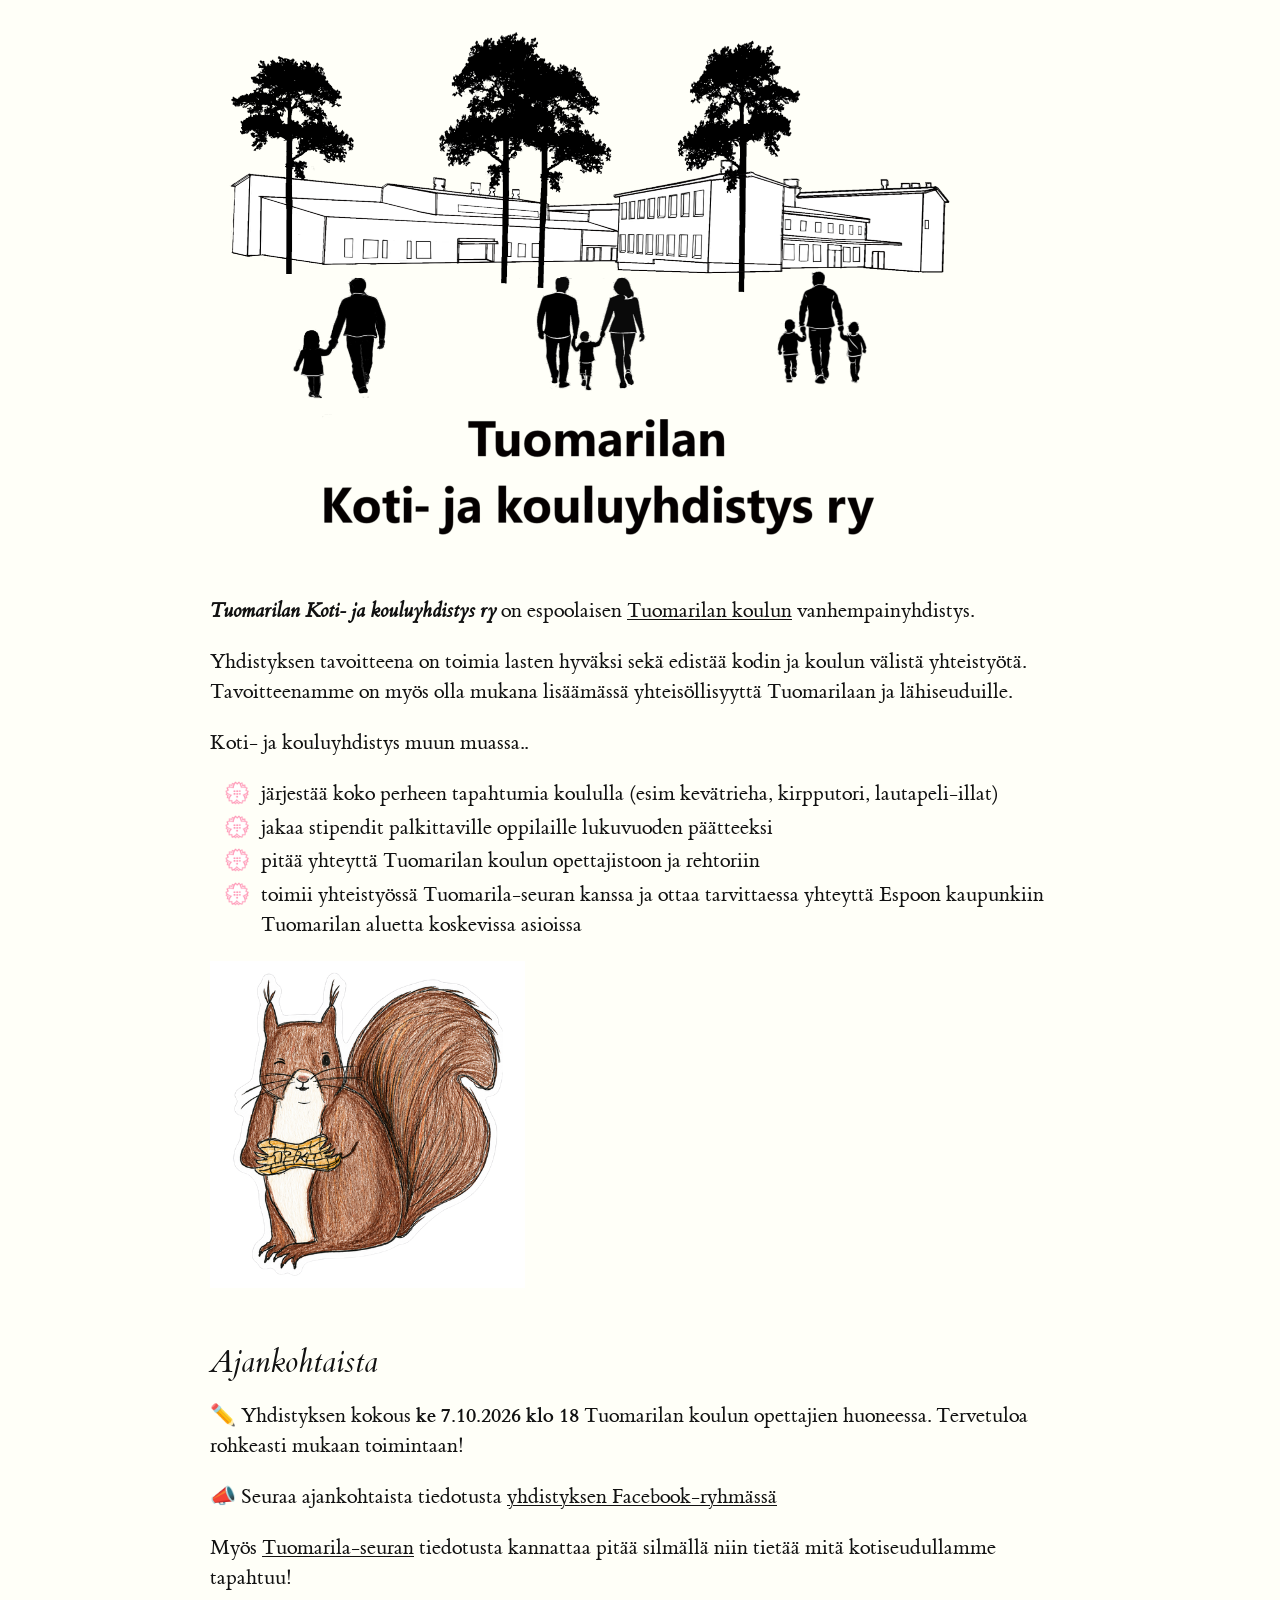
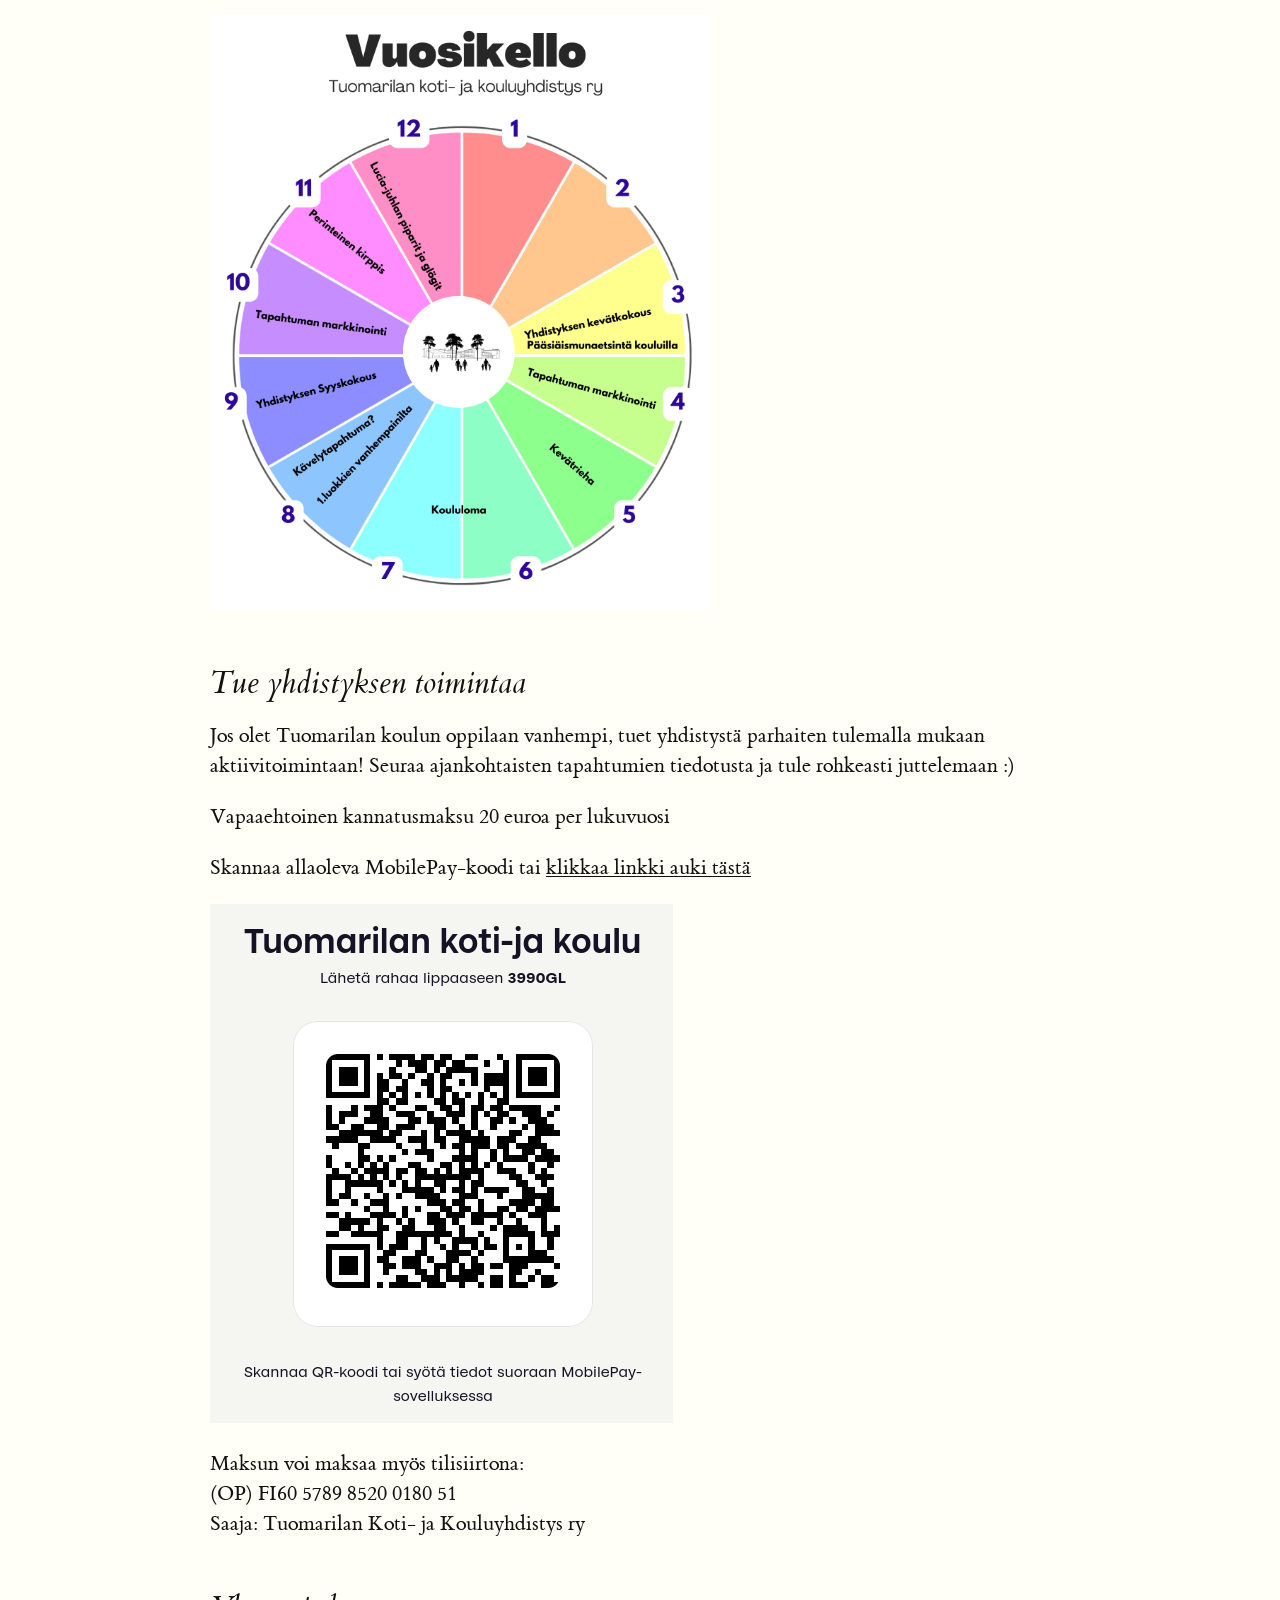
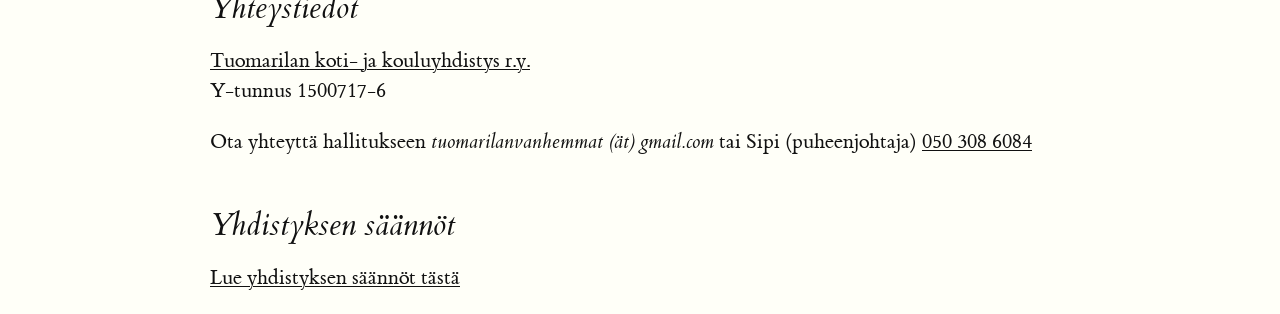
<file: index.html>
<!DOCTYPE html>
<html>
<head>
  <title>Tuomarilan koulun vanhempainyhdistys – Tuomarilan koti- ja kouluyhdistys</title>
  <meta name="description" content="Tuomarilan Koti- ja Kouluyhdistys ry toimii Espoossa Tuomarilan koulun yhteydessä. Tuomarilan koulun vanhempainyhdistys toimii lasten hyväksi sekä edistää kodin ja koulun välistä yhteistyötä. Tavoitteenamme on myös olla mukana lisäämässä yhteisöllisyyttä Tuomarilaan ja lähiseuduille.
  Tuomarila Home and School Association is a parents' association of the Tuomarila school in Espoo, Finland.">
  <meta name="viewport" content="width=device-width, initial-scale=1">
  <meta charset="utf-8">
  <link rel="stylesheet" href="tufte.css"/>
  <link rel="icon" type="image/png" href="/img/favicon.png">
</head>
<body> 

  <img style="max-width: 750px; margin-bottom:2rem;" src="img/Valmislogo.png" alt="Tuomarilan koulun vanhempainyhdistyksen logo">
  <p><i><b>Tuomarilan Koti- ja kouluyhdistys ry</b></i> on espoolaisen <a href="https://www.espoo.fi/fi/kasvatus-ja-opetus/perusopetus/peruskoulut/tuomarilan-koulu">Tuomarilan koulun</a> vanhempainyhdistys.</p>
  <p>Yhdistyksen tavoitteena on toimia lasten hyväksi sekä edistää kodin ja koulun välistä yhteistyötä. Tavoitteenamme on myös olla mukana lisäämässä yhteisöllisyyttä Tuomarilaan ja lähiseuduille.</p>

  <p>Koti- ja kouluyhdistys muun muassa..
  </p>

  <ul>
    <li> järjestää koko perheen tapahtumia koululla (esim kevätrieha, kirpputori, lautapeli-illat)</li>
    <li> jakaa stipendit palkittaville oppilaille lukuvuoden päätteeksi</li>
    <li> pitää yhteyttä Tuomarilan koulun opettajistoon ja rehtoriin</li>
    <li> toimii yhteistyössä Tuomarila-seuran kanssa ja ottaa tarvittaessa yhteyttä Espoon kaupunkiin Tuomarilan aluetta koskevissa asioissa</li>
  </ul>


  <img style="margin: auto;" src="img/tuomarilan_koulu_maskotti_orava.png" alt="Maskottikilpailun voittaja">

  <h2>Ajankohtaista</h2>

  <p>✏️ Yhdistyksen kokous <b>ke 7.10.2026 klo 18</b> Tuomarilan koulun opettajien huoneessa. Tervetuloa rohkeasti mukaan toimintaan!</p>

  <!-- <p>Vanhempainilta <b>ke 26.8.</b> klo 17 alkaen Tuomarilan koululla. Yhdistys esittäytyy yhteisessä osuudessa <b>ruokasalissa klo 17:30</b></p>-->

   <!--<p>✏️ Yhdistyksen kokous <b>ma 13.4. klo 18</b> Tuomarilan koulun opettajien huoneessa, aiheena kevätriehan järjestelyt. Tervetuloa rohkeasti mukaan toimintaan!</p>-->

  <!--<p>🌻 Kevätrieha <b>torstaina 7.5. klo 18-20</b> Tuomarilan koulun pihalla ja liikuntasalissa. Tervetuloa mukaan koko perheen voimin!</p>-->

  <!--<p>🎲 Lautapelituokio <b>sunnuntaina 2. marraskuuta 2025 klo 14-16</b> Tuomarilan koulun ruokalassa. Tervetuloa koko perheen voimin pelailemaan yhdessä!</p>-->

  <!--<p>👕 Kirpputori <b>sunnuntaina 30. marraskuuta 2025 klo 13-16</b> Tuomarilan koulun ruokalassa. Tervetuloa ostamaan ja myymään käytettyä tavaraa! Myyntipöytävaraustiedustelut <i>tuomarilanvanhemmat (ät) gmail.com</i> </p>-->

  <p>📣 Seuraa ajankohtaista tiedotusta <a href="https://www.facebook.com/groups/tuomarilankoulu">yhdistyksen Facebook-ryhmässä</a></p>

  <p>Myös <a href="https://www.tuomarila.fi">Tuomarila-seuran</a> tiedotusta kannattaa pitää silmällä niin tietää mitä kotiseudullamme tapahtuu!</p>


  <img style="max-width: 500px; margin: auto;" src="img/vuosikello.png" alt="Tuomarilan koti- ja Kouluyhdistyksen vuosikello">


  <h2>Tue yhdistyksen toimintaa</h2>

  <p>Jos olet Tuomarilan koulun oppilaan vanhempi, tuet yhdistystä parhaiten tulemalla mukaan aktiivitoimintaan! Seuraa ajankohtaisten tapahtumien tiedotusta ja tule rohkeasti juttelemaan :)</p>

  <p>Vapaaehtoinen kannatusmaksu 20 euroa per lukuvuosi</p>

  <p>Skannaa allaoleva MobilePay-koodi tai <a href="https://qr.mobilepay.fi/box/8749ebea-852a-44d1-bdbf-f1c67c430fa3/pay-in">klikkaa linkki auki tästä</a></p>

  <img style="max-width: 463px; margin: auto;" src="img/kannatusmaksu_3990GL.png" alt="Kannatusmaksu 20e">

  <p>Maksun voi maksaa myös tilisiirtona:<br>(OP) FI60 5789 8520 0180 51<br>Saaja: Tuomarilan Koti- ja Kouluyhdistys ry</p>




  <h2>Yhteystiedot</h2>

  <p> <a href="https://yhdistysrekisteri.prh.fi/basicinformation?businessId=1500717-6"> Tuomarilan koti- ja kouluyhdistys r.y.</a>
  <br>Y-tunnus 1500717-6
  </p>

  <p>Ota yhteyttä hallitukseen <i>tuomarilanvanhemmat (ät) gmail.com</i> tai Sipi (puheenjohtaja)
  <a href="https://api.whatsapp.com/send?phone=358503086084"> 050 308 6084</a></p>

  <h2>Yhdistyksen säännöt</h2>
  <p><a href="tkky_saannot.html">Lue yhdistyksen säännöt tästä</a></p>


</body>
</html>
</file>
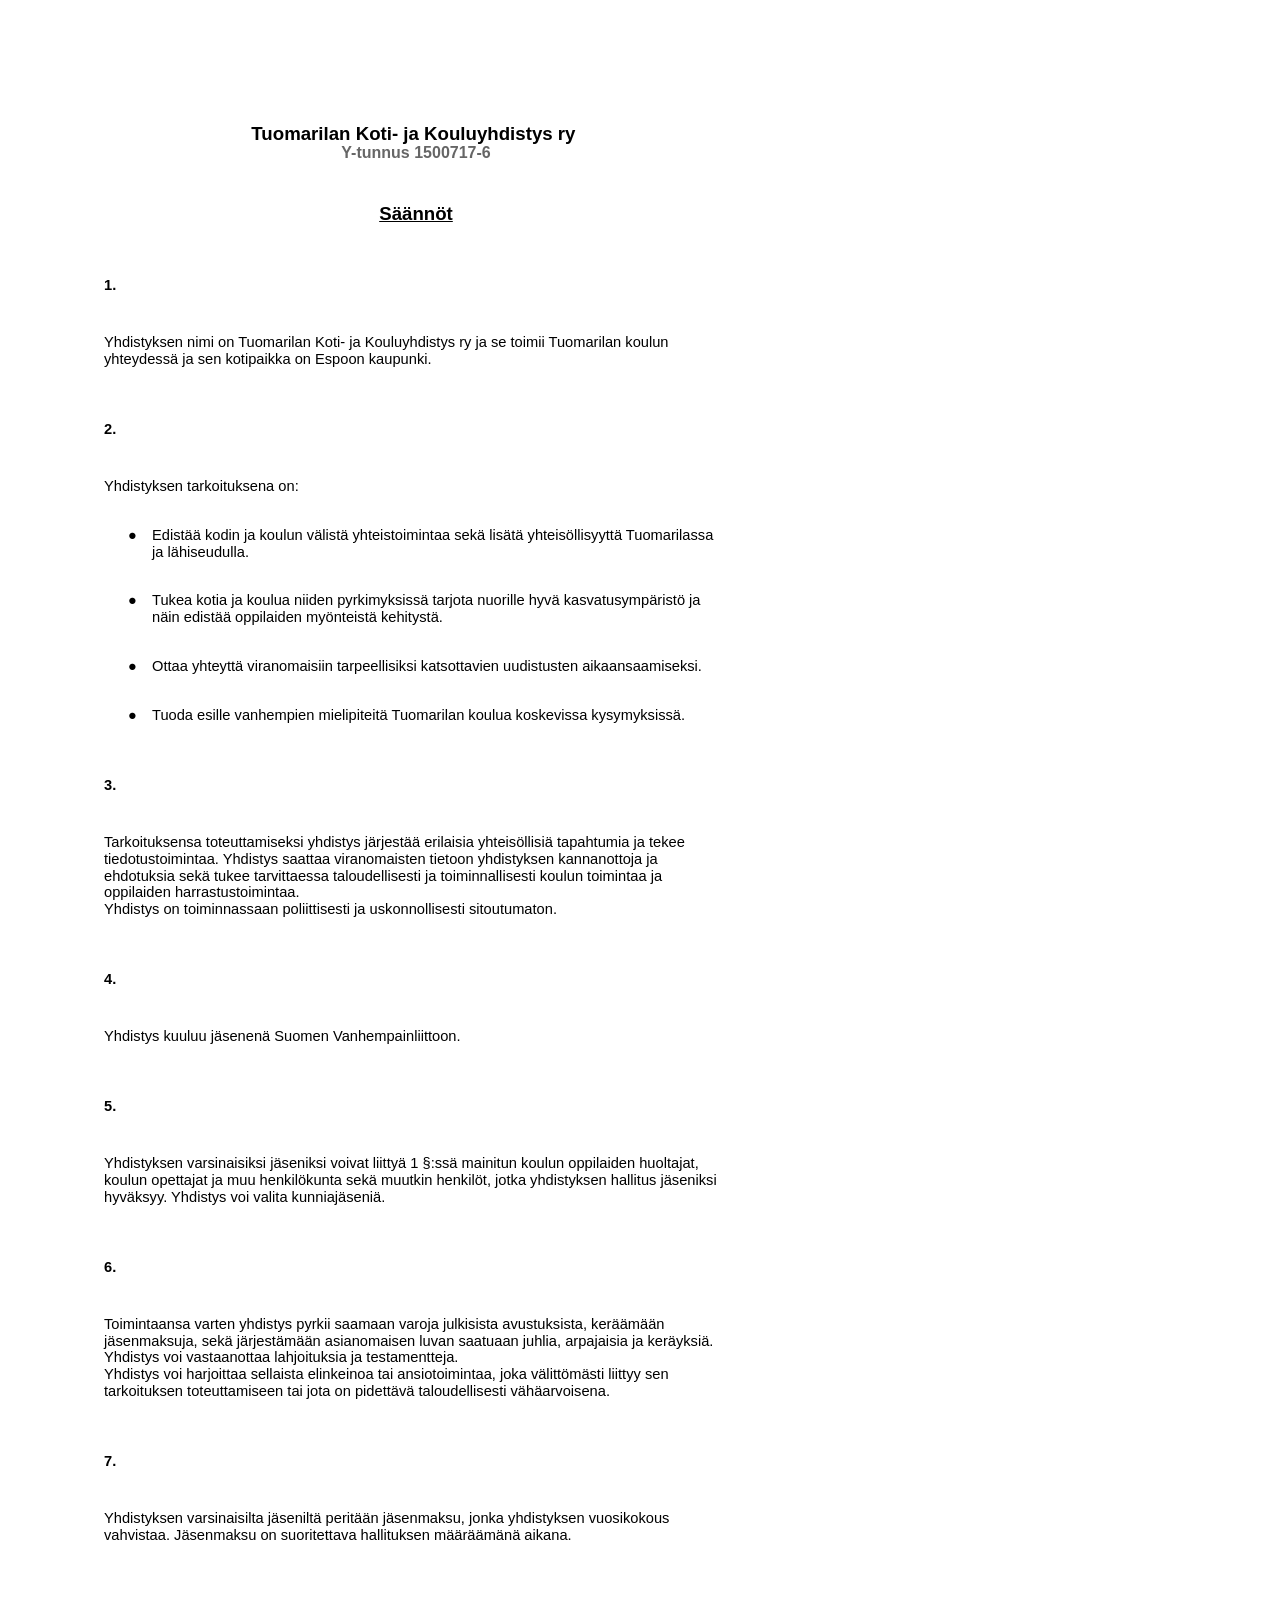
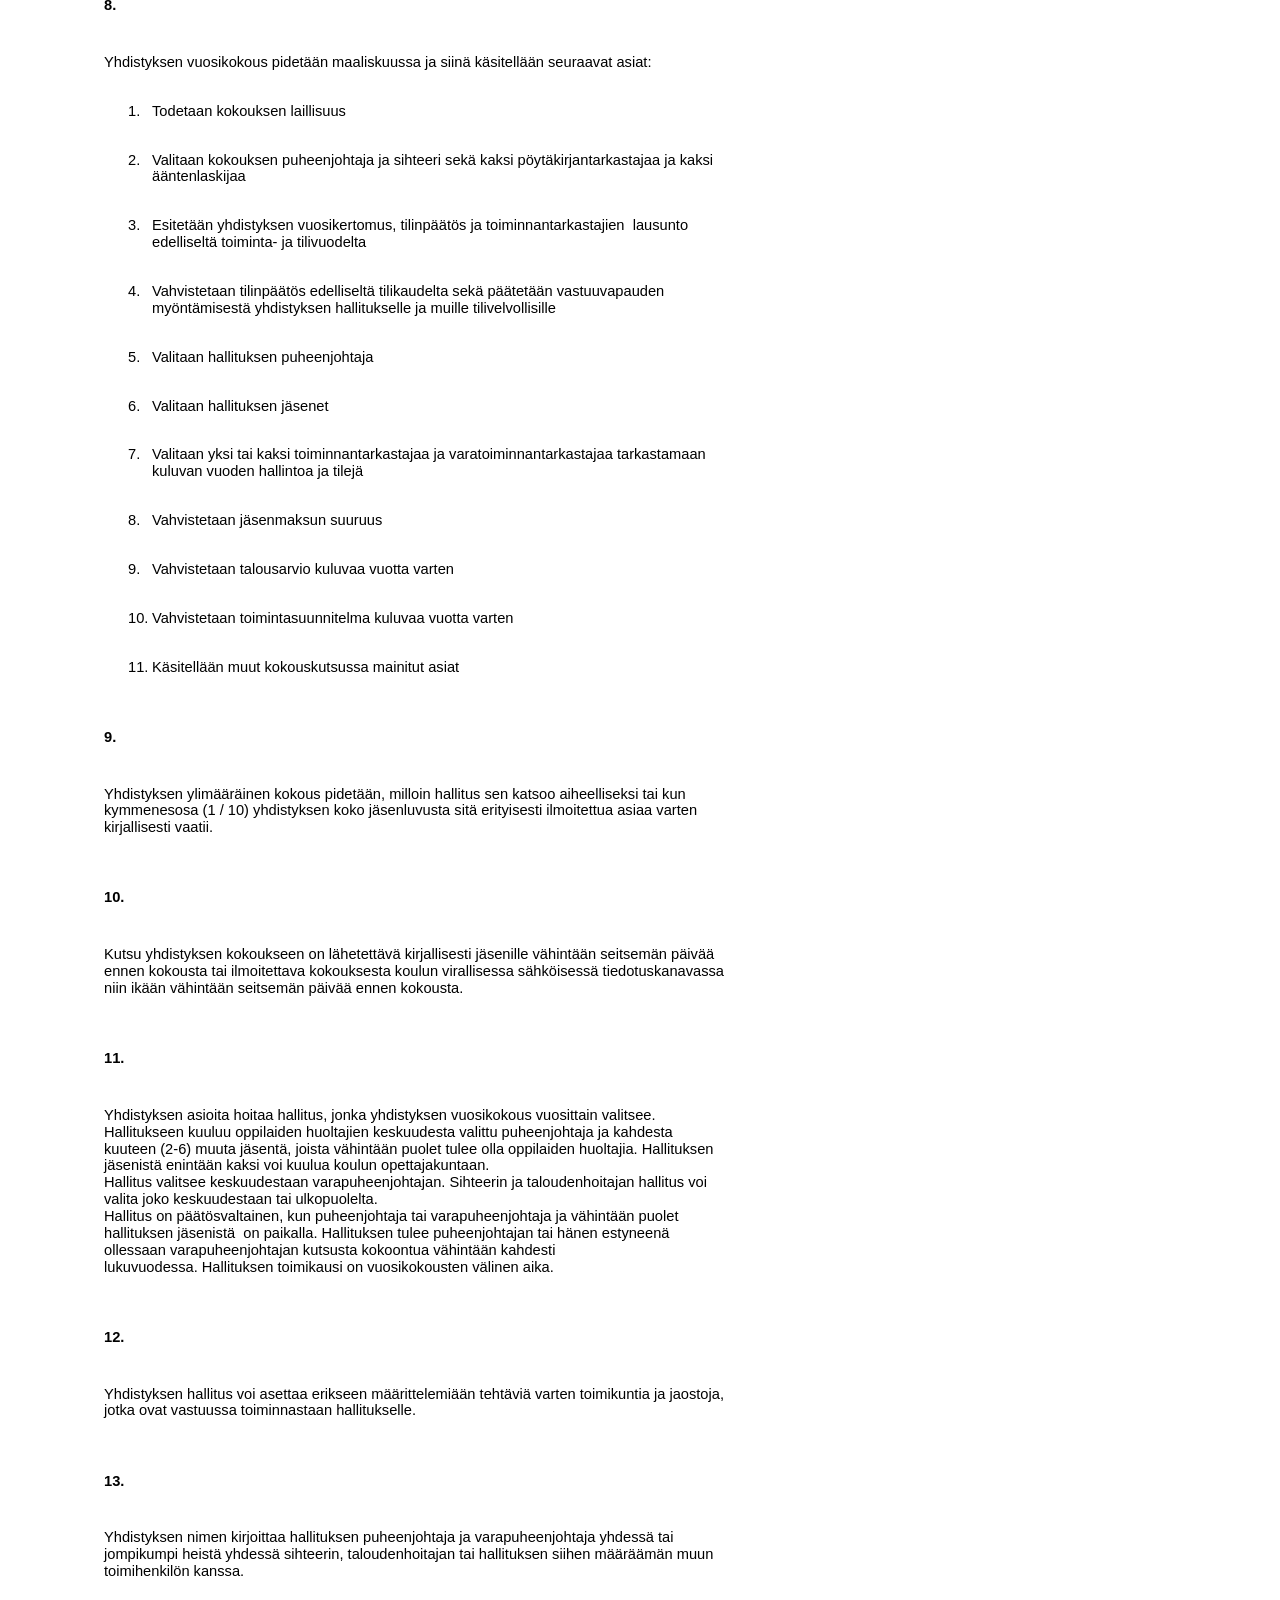
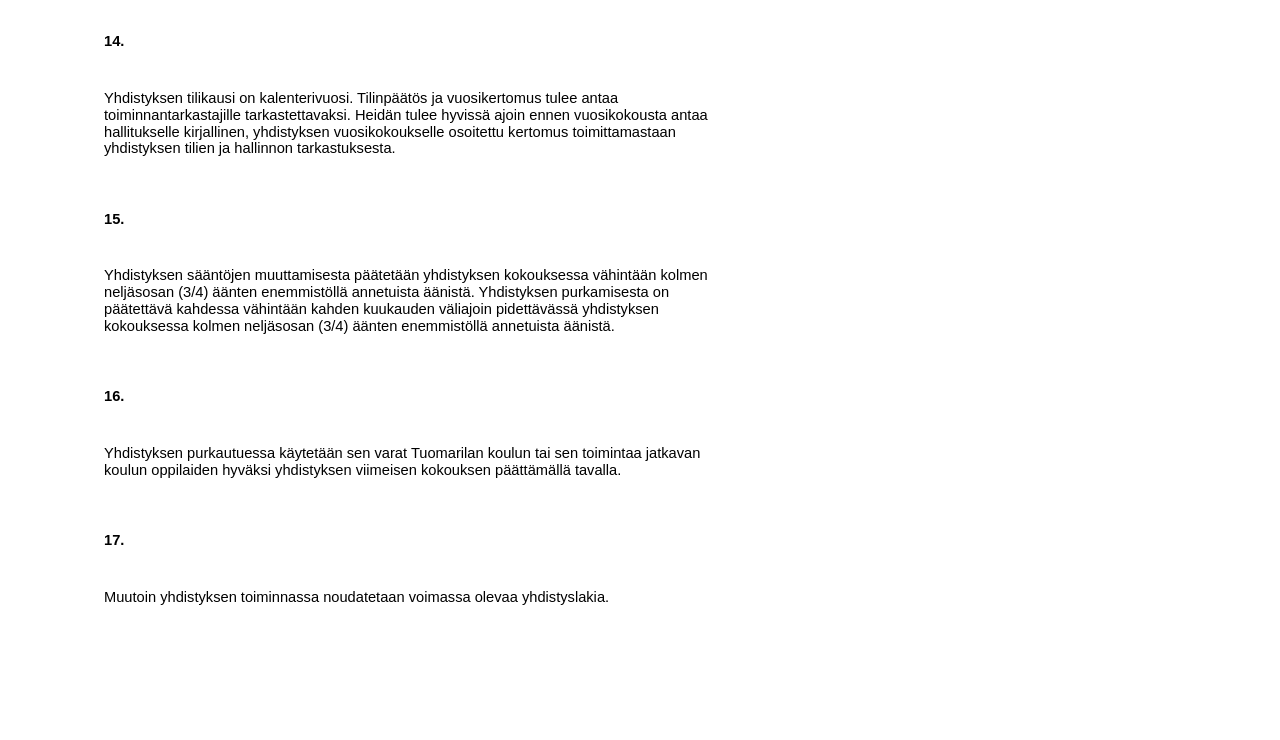
<file: tkky_saannot.html>
<html><head><meta content="text/html; charset=UTF-8" http-equiv="content-type"><style type="text/css">.lst-kix_guzcah235n0t-4>li{counter-increment:lst-ctn-kix_guzcah235n0t-4}.lst-kix_guzcah235n0t-5>li:before{content:"" counter(lst-ctn-kix_guzcah235n0t-5,lower-roman) ". "}.lst-kix_guzcah235n0t-6>li:before{content:"" counter(lst-ctn-kix_guzcah235n0t-6,decimal) ". "}ol.lst-kix_guzcah235n0t-6.start{counter-reset:lst-ctn-kix_guzcah235n0t-6 0}.lst-kix_guzcah235n0t-3>li:before{content:"" counter(lst-ctn-kix_guzcah235n0t-3,decimal) ". "}.lst-kix_guzcah235n0t-7>li:before{content:"" counter(lst-ctn-kix_guzcah235n0t-7,lower-latin) ". "}.lst-kix_guzcah235n0t-1>li:before{content:"" counter(lst-ctn-kix_guzcah235n0t-1,lower-latin) ". "}.lst-kix_guzcah235n0t-2>li:before{content:"" counter(lst-ctn-kix_guzcah235n0t-2,lower-roman) ". "}.lst-kix_guzcah235n0t-0>li:before{content:"" counter(lst-ctn-kix_guzcah235n0t-0,decimal) ". "}.lst-kix_guzcah235n0t-8>li:before{content:"" counter(lst-ctn-kix_guzcah235n0t-8,lower-roman) ". "}ul.lst-kix_c5kzorlqhzit-0{list-style-type:none}ul.lst-kix_c5kzorlqhzit-1{list-style-type:none}ul.lst-kix_c5kzorlqhzit-2{list-style-type:none}ol.lst-kix_guzcah235n0t-3.start{counter-reset:lst-ctn-kix_guzcah235n0t-3 0}.lst-kix_guzcah235n0t-5>li{counter-increment:lst-ctn-kix_guzcah235n0t-5}ul.lst-kix_c5kzorlqhzit-7{list-style-type:none}ul.lst-kix_c5kzorlqhzit-8{list-style-type:none}ul.lst-kix_c5kzorlqhzit-3{list-style-type:none}.lst-kix_guzcah235n0t-4>li:before{content:"" counter(lst-ctn-kix_guzcah235n0t-4,lower-latin) ". "}ul.lst-kix_c5kzorlqhzit-4{list-style-type:none}ul.lst-kix_c5kzorlqhzit-5{list-style-type:none}ul.lst-kix_c5kzorlqhzit-6{list-style-type:none}ol.lst-kix_guzcah235n0t-5.start{counter-reset:lst-ctn-kix_guzcah235n0t-5 0}.lst-kix_guzcah235n0t-6>li{counter-increment:lst-ctn-kix_guzcah235n0t-6}.lst-kix_guzcah235n0t-0>li{counter-increment:lst-ctn-kix_guzcah235n0t-0}.lst-kix_guzcah235n0t-3>li{counter-increment:lst-ctn-kix_guzcah235n0t-3}ol.lst-kix_guzcah235n0t-2.start{counter-reset:lst-ctn-kix_guzcah235n0t-2 0}.lst-kix_guzcah235n0t-7>li{counter-increment:lst-ctn-kix_guzcah235n0t-7}ol.lst-kix_guzcah235n0t-1.start{counter-reset:lst-ctn-kix_guzcah235n0t-1 0}.lst-kix_guzcah235n0t-1>li{counter-increment:lst-ctn-kix_guzcah235n0t-1}ol.lst-kix_guzcah235n0t-8.start{counter-reset:lst-ctn-kix_guzcah235n0t-8 0}.lst-kix_c5kzorlqhzit-7>li:before{content:"\0025cb   "}.lst-kix_c5kzorlqhzit-8>li:before{content:"\0025a0   "}ol.lst-kix_guzcah235n0t-4.start{counter-reset:lst-ctn-kix_guzcah235n0t-4 0}.lst-kix_c5kzorlqhzit-6>li:before{content:"\0025cf   "}ol.lst-kix_guzcah235n0t-1{list-style-type:none}ol.lst-kix_guzcah235n0t-2{list-style-type:none}.lst-kix_c5kzorlqhzit-3>li:before{content:"\0025cf   "}.lst-kix_c5kzorlqhzit-4>li:before{content:"\0025cb   "}ol.lst-kix_guzcah235n0t-0{list-style-type:none}.lst-kix_guzcah235n0t-2>li{counter-increment:lst-ctn-kix_guzcah235n0t-2}.lst-kix_c5kzorlqhzit-1>li:before{content:"\0025cb   "}.lst-kix_c5kzorlqhzit-5>li:before{content:"\0025a0   "}.lst-kix_guzcah235n0t-8>li{counter-increment:lst-ctn-kix_guzcah235n0t-8}ol.lst-kix_guzcah235n0t-7{list-style-type:none}ol.lst-kix_guzcah235n0t-8{list-style-type:none}ol.lst-kix_guzcah235n0t-5{list-style-type:none}ol.lst-kix_guzcah235n0t-6{list-style-type:none}.lst-kix_c5kzorlqhzit-2>li:before{content:"\0025a0   "}ol.lst-kix_guzcah235n0t-3{list-style-type:none}ol.lst-kix_guzcah235n0t-4{list-style-type:none}ol.lst-kix_guzcah235n0t-7.start{counter-reset:lst-ctn-kix_guzcah235n0t-7 0}.lst-kix_c5kzorlqhzit-0>li:before{content:"\0025cf   "}li.li-bullet-0:before{margin-left:-18pt;white-space:nowrap;display:inline-block;min-width:18pt}ol.lst-kix_guzcah235n0t-0.start{counter-reset:lst-ctn-kix_guzcah235n0t-0 0}ol{margin:0;padding:0}table td,table th{padding:0}.c12{-webkit-text-decoration-skip:none;text-decoration:underline;vertical-align:baseline;text-decoration-skip-ink:none;font-size:14pt;font-family:"Arial";font-style:normal}.c1{color:#000000;font-weight:400;text-decoration:none;vertical-align:baseline;font-size:11pt;font-family:"Arial";font-style:normal}.c2{padding-top:0pt;padding-bottom:0pt;line-height:1.15;orphans:2;widows:2;text-align:left;height:11pt}.c6{color:#000000;font-weight:700;text-decoration:none;vertical-align:baseline;font-size:11pt;font-family:"Arial";font-style:normal}.c9{color:#666666;font-weight:700;text-decoration:none;vertical-align:baseline;font-size:12pt;font-family:"Arial";font-style:normal}.c0{padding-top:12pt;padding-bottom:12pt;line-height:1.15;orphans:2;widows:2;text-align:left}.c7{padding-top:12pt;padding-bottom:12pt;line-height:1.15;orphans:2;widows:2;text-align:center}.c3{padding-top:12pt;padding-bottom:2pt;line-height:1.15;orphans:2;widows:2;text-align:left}.c11{padding-top:14pt;padding-bottom:4pt;line-height:1.15;orphans:2;widows:2;text-align:center}.c10{background-color:#ffffff;max-width:468pt;padding:72pt 72pt 72pt 72pt}.c8{color:#000000;font-weight:700}.c4{margin-left:36pt;padding-left:0pt}.c5{padding:0;margin:0}.title{padding-top:0pt;color:#000000;font-size:26pt;padding-bottom:3pt;font-family:"Arial";line-height:1.15;page-break-after:avoid;orphans:2;widows:2;text-align:left}.subtitle{padding-top:0pt;color:#666666;font-size:15pt;padding-bottom:16pt;font-family:"Arial";line-height:1.15;page-break-after:avoid;orphans:2;widows:2;text-align:left}li{color:#000000;font-size:11pt;font-family:"Arial"}p{margin:0;color:#000000;font-size:11pt;font-family:"Arial"}h1{padding-top:20pt;color:#000000;font-size:20pt;padding-bottom:6pt;font-family:"Arial";line-height:1.15;page-break-after:avoid;orphans:2;widows:2;text-align:left}h2{padding-top:18pt;color:#000000;font-size:16pt;padding-bottom:6pt;font-family:"Arial";line-height:1.15;page-break-after:avoid;orphans:2;widows:2;text-align:left}h3{padding-top:16pt;color:#434343;font-size:14pt;padding-bottom:4pt;font-family:"Arial";line-height:1.15;page-break-after:avoid;orphans:2;widows:2;text-align:left}h4{padding-top:14pt;color:#666666;font-size:12pt;padding-bottom:4pt;font-family:"Arial";line-height:1.15;page-break-after:avoid;orphans:2;widows:2;text-align:left}h5{padding-top:12pt;color:#666666;font-size:11pt;padding-bottom:4pt;font-family:"Arial";line-height:1.15;page-break-after:avoid;orphans:2;widows:2;text-align:left}h6{padding-top:12pt;color:#666666;font-size:11pt;padding-bottom:4pt;font-family:"Arial";line-height:1.15;page-break-after:avoid;font-style:italic;orphans:2;widows:2;text-align:left}</style></head><body class="c10 doc-content"><h3 class="c11" id="h.254gxw502o6x"><span class="c8">Tuomarilan Koti- ja Kouluyhdistys ry</span><span class="c8">&nbsp;<br></span><span class="c9">Y-tunnus 1500717-6</span></h3><p class="c7"><span class="c8 c12">S&auml;&auml;nn&ouml;t</span></p><h4 class="c3" id="h.jmgy5pbbatnb"><span class="c6">1.</span></h4><p class="c0"><span class="c1">Yhdistyksen nimi on Tuomarilan Koti- ja Kouluyhdistys ry ja se toimii Tuomarilan koulun yhteydess&auml; ja sen kotipaikka on Espoon kaupunki.</span></p><h4 class="c3" id="h.s9qcm48ihu4r"><span class="c6">2.</span></h4><p class="c0"><span class="c1">Yhdistyksen tarkoituksena on:</span></p><ul class="c5 lst-kix_c5kzorlqhzit-0 start"><li class="c0 c4 li-bullet-0"><span class="c1">Edist&auml;&auml; kodin ja koulun v&auml;list&auml; yhteistoimintaa sek&auml; lis&auml;t&auml; yhteis&ouml;llisyytt&auml; Tuomarilassa ja l&auml;hiseudulla.</span></li><li class="c0 c4 li-bullet-0"><span>Tukea kotia ja koulua niiden pyrkimyksiss&auml; </span><span>tarjota nuorille hyv&auml; </span><span>kasvatusymp&auml;rist&ouml; ja n&auml;in edist&auml;&auml; oppilaiden my&ouml;nteist&auml; kehityst&auml;</span><span class="c1">.</span></li><li class="c0 c4 li-bullet-0"><span>Ottaa yhteytt&auml; viranomaisiin tarpeellisiksi </span><span>katsottavien</span><span>&nbsp;uudistusten aikaansaamiseksi</span><span class="c1">.</span></li><li class="c0 c4 li-bullet-0"><span class="c1">Tuoda esille vanhempien mielipiteit&auml; Tuomarilan koulua koskevissa kysymyksiss&auml;.</span></li></ul><h4 class="c3" id="h.lvgzy0dk2t0e"><span class="c6">3.</span></h4><p class="c0"><span class="c1">Tarkoituksensa toteuttamiseksi yhdistys j&auml;rjest&auml;&auml; erilaisia yhteis&ouml;llisi&auml; tapahtumia ja tekee tiedotustoimintaa. Yhdistys saattaa viranomaisten tietoon yhdistyksen kannanottoja ja ehdotuksia sek&auml; tukee tarvittaessa taloudellisesti ja toiminnallisesti koulun toimintaa ja oppilaiden harrastustoimintaa.<br>Yhdistys on toiminnassaan poliittisesti ja uskonnollisesti sitoutumaton.</span></p><h4 class="c3" id="h.ntaivwxojmtu"><span class="c6">4.</span></h4><p class="c0"><span class="c1">Yhdistys kuuluu j&auml;senen&auml; Suomen Vanhempainliittoon.</span></p><h4 class="c3" id="h.98xuts4hgyyh"><span class="c6">5.</span></h4><p class="c0"><span class="c1">Yhdistyksen varsinaisiksi j&auml;seniksi voivat liitty&auml; 1 &sect;:ss&auml; mainitun koulun oppilaiden huoltajat, koulun opettajat ja muu henkil&ouml;kunta sek&auml; muutkin henkil&ouml;t, jotka yhdistyksen hallitus j&auml;seniksi hyv&auml;ksyy. Yhdistys voi valita kunniaj&auml;seni&auml;.</span></p><h4 class="c3" id="h.3qnnznuee4y2"><span class="c6">6.</span></h4><p class="c0"><span class="c1">Toimintaansa varten yhdistys pyrkii saamaan varoja julkisista avustuksista, ker&auml;&auml;m&auml;&auml;n j&auml;senmaksuja, sek&auml; j&auml;rjest&auml;m&auml;&auml;n asianomaisen luvan saatuaan juhlia, arpajaisia ja ker&auml;yksi&auml;.<br>Yhdistys voi vastaanottaa lahjoituksia ja testamentteja.<br>Yhdistys voi harjoittaa sellaista elinkeinoa tai ansiotoimintaa, joka v&auml;litt&ouml;m&auml;sti liittyy sen tarkoituksen toteuttamiseen tai jota on pidett&auml;v&auml; taloudellisesti v&auml;h&auml;arvoisena.</span></p><h4 class="c3" id="h.m4v5lhwsbae"><span class="c6">7.</span></h4><p class="c0"><span>Yhdistyksen </span><span>varsinaisilta</span><span class="c1">&nbsp;j&auml;senilt&auml; perit&auml;&auml;n j&auml;senmaksu, jonka yhdistyksen vuosikokous vahvistaa. J&auml;senmaksu on suoritettava hallituksen m&auml;&auml;r&auml;&auml;m&auml;n&auml; aikana.</span></p><h4 class="c3" id="h.408k3yy33jpl"><span class="c6">8.</span></h4><p class="c0"><span class="c1">Yhdistyksen vuosikokous pidet&auml;&auml;n maaliskuussa ja siin&auml; k&auml;sitell&auml;&auml;n seuraavat asiat:</span></p><ol class="c5 lst-kix_guzcah235n0t-0 start" start="1"><li class="c0 c4 li-bullet-0"><span class="c1">Todetaan kokouksen laillisuus</span></li><li class="c0 c4 li-bullet-0"><span class="c1">Valitaan kokouksen puheenjohtaja ja sihteeri sek&auml; kaksi p&ouml;yt&auml;kirjantarkastajaa ja kaksi &auml;&auml;ntenlaskijaa</span></li><li class="c0 c4 li-bullet-0"><span>Esitet&auml;&auml;n yhdistyksen vuosikertomus, tilinp&auml;&auml;t&ouml;s ja toiminnantarkastajien &nbsp;lausunto edelliselt&auml; toiminta- ja </span><span>tilivuodelta</span></li><li class="c0 c4 li-bullet-0"><span class="c1">Vahvistetaan tilinp&auml;&auml;t&ouml;s edelliselt&auml; tilikaudelta sek&auml; p&auml;&auml;tet&auml;&auml;n vastuuvapauden my&ouml;nt&auml;misest&auml; yhdistyksen hallitukselle ja muille tilivelvollisille</span></li><li class="c0 c4 li-bullet-0"><span class="c1">Valitaan hallituksen puheenjohtaja</span></li><li class="c0 c4 li-bullet-0"><span class="c1">Valitaan hallituksen j&auml;senet</span></li><li class="c0 c4 li-bullet-0"><span>Valitaan yksi tai kaksi toiminnantarkastajaa ja </span><span>varatoiminnantarkastajaa</span><span class="c1">&nbsp;tarkastamaan kuluvan vuoden hallintoa ja tilej&auml;</span></li><li class="c0 c4 li-bullet-0"><span class="c1">Vahvistetaan j&auml;senmaksun suuruus</span></li><li class="c0 c4 li-bullet-0"><span class="c1">Vahvistetaan talousarvio kuluvaa vuotta varten</span></li><li class="c0 c4 li-bullet-0"><span class="c1">Vahvistetaan toimintasuunnitelma kuluvaa vuotta varten</span></li><li class="c0 c4 li-bullet-0"><span class="c1">K&auml;sitell&auml;&auml;n muut kokouskutsussa mainitut asiat</span></li></ol><h4 class="c3" id="h.lysgu0tv7aiy"><span class="c6">9.</span></h4><p class="c0"><span>Yhdistyksen ylim&auml;&auml;r&auml;inen kokous pidet&auml;&auml;n, milloin hallitus sen katsoo aiheelliseksi tai kun kymmenesosa (1 / 10) yhdistyksen koko </span><span>j&auml;senluvusta</span><span class="c1">&nbsp;sit&auml; erityisesti ilmoitettua asiaa varten kirjallisesti vaatii.</span></p><h4 class="c3" id="h.ja7ersteu48e"><span class="c6">10.</span></h4><p class="c0"><span class="c1">Kutsu yhdistyksen kokoukseen on l&auml;hetett&auml;v&auml; kirjallisesti j&auml;senille v&auml;hint&auml;&auml;n seitsem&auml;n p&auml;iv&auml;&auml; ennen kokousta tai ilmoitettava kokouksesta koulun virallisessa s&auml;hk&ouml;isess&auml; tiedotuskanavassa niin ik&auml;&auml;n v&auml;hint&auml;&auml;n seitsem&auml;n p&auml;iv&auml;&auml; ennen kokousta.</span></p><h4 class="c3" id="h.mhnttjyr4ovk"><span class="c6">11.</span></h4><p class="c0"><span>Yhdistyksen asioita hoitaa hallitus, jonka yhdistyksen vuosikokous vuosittain valitsee.<br>Hallitukseen kuuluu oppilaiden huoltajien keskuudesta valittu puheenjohtaja ja kahdesta kuuteen (2-6) muuta j&auml;sent&auml;, joista v&auml;hint&auml;&auml;n puolet tulee olla oppilaiden huoltajia. Hallituksen j&auml;senist&auml; enint&auml;&auml;n kaksi voi kuulua koulun opettajakuntaan.<br></span><span>Hallitus valitsee keskuudestaan varapuheenjohtajan</span><span>. Sihteerin ja taloudenhoitajan hallitus voi valita joko keskuudestaan tai ulkopuolelta.<br>Hallitus on p&auml;&auml;t&ouml;svaltainen, kun puheenjohtaja tai varapuheenjohtaja ja v&auml;hint&auml;&auml;n puolet hallituksen j&auml;senist&auml; &nbsp;on paikalla. Hallituksen tulee puheenjohtajan tai h&auml;nen estyneen&auml; ollessaan varapuheenjohtajan kutsusta </span><span>kokoontua v&auml;hint&auml;&auml;n kahdesti lukuvuodessa.</span><span class="c1">&nbsp;Hallituksen toimikausi on vuosikokousten v&auml;linen aika.</span></p><h4 class="c3" id="h.5b0do5yc1kcp"><span class="c6">12.</span></h4><p class="c0"><span>Yhdistyksen hallitus voi asettaa erikseen </span><span>m&auml;&auml;rittelemi&auml;&auml;n</span><span>&nbsp;teht&auml;vi&auml; varten toimikuntia ja jaostoja, jotka ovat vastuussa toiminnastaan hallitukselle.</span></p><h4 class="c3" id="h.oc5yydh2dfeq"><span class="c6">13.</span></h4><p class="c0"><span class="c1">Yhdistyksen nimen kirjoittaa hallituksen puheenjohtaja ja varapuheenjohtaja yhdess&auml; tai jompikumpi heist&auml; yhdess&auml; sihteerin, taloudenhoitajan tai hallituksen siihen m&auml;&auml;r&auml;&auml;m&auml;n muun toimihenkil&ouml;n kanssa.</span></p><h4 class="c3" id="h.85w78lcmn5o9"><span class="c6">14.</span></h4><p class="c0"><span class="c1">Yhdistyksen tilikausi on kalenterivuosi. Tilinp&auml;&auml;t&ouml;s ja vuosikertomus tulee antaa toiminnantarkastajille tarkastettavaksi. Heid&auml;n tulee hyviss&auml; ajoin ennen vuosikokousta antaa hallitukselle kirjallinen, yhdistyksen vuosikokoukselle osoitettu kertomus toimittamastaan yhdistyksen tilien ja hallinnon tarkastuksesta.</span></p><h4 class="c3" id="h.6mkc1xmowl9y"><span class="c6">15.</span></h4><p class="c0"><span class="c1">Yhdistyksen s&auml;&auml;nt&ouml;jen muuttamisesta p&auml;&auml;tet&auml;&auml;n yhdistyksen kokouksessa v&auml;hint&auml;&auml;n kolmen nelj&auml;sosan (3/4) &auml;&auml;nten enemmist&ouml;ll&auml; annetuista &auml;&auml;nist&auml;. Yhdistyksen purkamisesta on p&auml;&auml;tett&auml;v&auml; kahdessa v&auml;hint&auml;&auml;n kahden kuukauden v&auml;liajoin pidett&auml;v&auml;ss&auml; yhdistyksen kokouksessa kolmen nelj&auml;sosan (3/4) &auml;&auml;nten enemmist&ouml;ll&auml; annetuista &auml;&auml;nist&auml;.</span></p><h4 class="c3" id="h.d58n15ekcpva"><span class="c6">16.</span></h4><p class="c0"><span class="c1">Yhdistyksen purkautuessa k&auml;ytet&auml;&auml;n sen varat Tuomarilan koulun tai sen toimintaa jatkavan koulun oppilaiden hyv&auml;ksi yhdistyksen viimeisen kokouksen p&auml;&auml;tt&auml;m&auml;ll&auml; tavalla.</span></p><h4 class="c3" id="h.b1kdgyyiu0e9"><span class="c6">17.</span></h4><p class="c0"><span class="c1">Muutoin yhdistyksen toiminnassa noudatetaan voimassa olevaa yhdistyslakia.</span></p><p class="c2"><span class="c1"></span></p></body></html>
</file>
<file: tufte.css>
@charset "UTF-8";

/* Import ET Book styles
   adapted from https://github.com/edwardtufte/et-book/blob/gh-pages/et-book.css */

@font-face {
    font-family: "et-book";
    src: url("et-book/et-book-roman-line-figures/et-book-roman-line-figures.eot");
    src: url("et-book/et-book-roman-line-figures/et-book-roman-line-figures.eot?#iefix") format("embedded-opentype"), url("et-book/et-book-roman-line-figures/et-book-roman-line-figures.woff") format("woff"), url("et-book/et-book-roman-line-figures/et-book-roman-line-figures.ttf") format("truetype"), url("et-book/et-book-roman-line-figures/et-book-roman-line-figures.svg#etbookromanosf") format("svg");
    font-weight: normal;
    font-style: normal;
    font-display: swap;
}

@font-face {
    font-family: "et-book";
    src: url("et-book/et-book-display-italic-old-style-figures/et-book-display-italic-old-style-figures.eot");
    src: url("et-book/et-book-display-italic-old-style-figures/et-book-display-italic-old-style-figures.eot?#iefix") format("embedded-opentype"), url("et-book/et-book-display-italic-old-style-figures/et-book-display-italic-old-style-figures.woff") format("woff"), url("et-book/et-book-display-italic-old-style-figures/et-book-display-italic-old-style-figures.ttf") format("truetype"), url("et-book/et-book-display-italic-old-style-figures/et-book-display-italic-old-style-figures.svg#etbookromanosf") format("svg");
    font-weight: normal;
    font-style: italic;
    font-display: swap;
}

@font-face {
    font-family: "et-book";
    src: url("et-book/et-book-bold-line-figures/et-book-bold-line-figures.eot");
    src: url("et-book/et-book-bold-line-figures/et-book-bold-line-figures.eot?#iefix") format("embedded-opentype"), url("et-book/et-book-bold-line-figures/et-book-bold-line-figures.woff") format("woff"), url("et-book/et-book-bold-line-figures/et-book-bold-line-figures.ttf") format("truetype"), url("et-book/et-book-bold-line-figures/et-book-bold-line-figures.svg#etbookromanosf") format("svg");
    font-weight: bold;
    font-style: normal;
    font-display: swap;
}

@font-face {
    font-family: "et-book-roman-old-style";
    src: url("et-book/et-book-roman-old-style-figures/et-book-roman-old-style-figures.eot");
    src: url("et-book/et-book-roman-old-style-figures/et-book-roman-old-style-figures.eot?#iefix") format("embedded-opentype"), url("et-book/et-book-roman-old-style-figures/et-book-roman-old-style-figures.woff") format("woff"), url("et-book/et-book-roman-old-style-figures/et-book-roman-old-style-figures.ttf") format("truetype"), url("et-book/et-book-roman-old-style-figures/et-book-roman-old-style-figures.svg#etbookromanosf") format("svg");
    font-weight: normal;
    font-style: normal;
    font-display: swap;
}

/* Tufte CSS styles */
html {
    font-size: 15px;
}

body {
    width: 87.5%;
    margin-left: auto;
    margin-right: auto;
    font-family: et-book, Palatino, "Palatino Linotype", "Palatino LT STD", "Book Antiqua", Georgia, serif;
    background-color: #fffff8;
    color: #111;
    max-width: 860px;
    counter-reset: sidenote-counter;
}

/* Adds dark mode */
@media (prefers-color-scheme: dark) {
    body {
        background-color: #151515;
        color: #ddd;
    }
}


li{
    list-style-type: "💮";
    padding-left: 0.5em;
}

h1 {
    font-weight: 400;
    margin-top: 4rem;
    margin-bottom: 1.5rem;
    font-size: 3.2rem;
    line-height: 1;
}

h2 {
    font-style: italic;
    font-weight: 400;
    margin-top: 3.5rem;
    margin-bottom: 1.4rem;
    font-size: 2.2rem;
    line-height: 1;
}

h3 {
    font-style: italic;
    font-weight: 400;
    font-size: 1.7rem;
    margin-top: 2rem;
    margin-bottom: 1.4rem;
    line-height: 1;
}

hr {
    display: block;
    height: 1px;
    width: 55%;
    border: 0;
    border-top: 1px solid #ccc;
    margin: 1em 0;
    padding: 0;
}

p.subtitle {
    font-style: italic;
    margin-top: 1rem;
    margin-bottom: 1rem;
    font-size: 1.8rem;
    display: block;
    line-height: 1;
}

.numeral {
    font-family: et-book-roman-old-style;
}

.danger {
    color: red;
}

article {
    padding: 5rem 0rem;
}

section {
    padding-top: 1rem;
    padding-bottom: 1rem;
}

p,
dl,
ol,
ul {
    font-size: 1.4rem;
    line-height: 2rem;
}

p {
    margin-top: 1.4rem;
    margin-bottom: 1.4rem;
    padding-right: 0;
    vertical-align: baseline;
}

/* Chapter Epigraphs */
div.epigraph {
    margin: 5em 0;
}

div.epigraph > blockquote {
    margin-top: 3em;
    margin-bottom: 3em;
}

div.epigraph > blockquote,
div.epigraph > blockquote > p {
    font-style: italic;
}

div.epigraph > blockquote > footer {
    font-style: normal;
}

div.epigraph > blockquote > footer > cite {
    font-style: italic;
}
/* end chapter epigraphs styles */

blockquote {
    font-size: 1.4rem;
}

blockquote p {
    width: 55%;
    margin-right: 40px;
}

blockquote footer {
    width: 55%;
    font-size: 1.1rem;
    text-align: right;
}

section > p,
section > footer,
section > table {
    width: 55%;
}

/* 50 + 5 == 55, to be the same width as paragraph */
section > dl,
section > ol,
section > ul {
    width: 50%;
    -webkit-padding-start: 5%;
}

dt:not(:first-child),
li:not(:first-child) {
    margin-top: 0.25rem;
}

figure {
    padding: 0;
    border: 0;
    font-size: 100%;
    font: inherit;
    vertical-align: baseline;
    max-width: 55%;
    -webkit-margin-start: 0;
    -webkit-margin-end: 0;
    margin: 0 0 3em 0;
}

figcaption {
    float: right;
    clear: right;
    margin-top: 0;
    margin-bottom: 0;
    font-size: 1.1rem;
    line-height: 1.6;
    vertical-align: baseline;
    position: relative;
    max-width: 40%;
}

figure.fullwidth figcaption {
    margin-right: 24%;
}

a:link,
a:visited {
    color: inherit;
    text-underline-offset: 0.1em;
    text-decoration-thickness: 0.05em;
}

/* Sidenotes, margin notes, figures, captions */
img {
    max-width: 100%;
}

.sidenote,
.marginnote {
    float: right;
    clear: right;
    margin-right: -60%;
    width: 50%;
    margin-top: 0.3rem;
    margin-bottom: 0;
    font-size: 1.1rem;
    line-height: 1.3;
    vertical-align: baseline;
    position: relative;
}

.sidenote-number {
    counter-increment: sidenote-counter;
}

.sidenote-number:after,
.sidenote:before {
    font-family: et-book-roman-old-style;
    position: relative;
    vertical-align: baseline;
}

.sidenote-number:after {
    content: counter(sidenote-counter);
    font-size: 1rem;
    top: -0.5rem;
    left: 0.1rem;
}

.sidenote:before {
    content: counter(sidenote-counter) " ";
    font-size: 1rem;
    top: -0.5rem;
}

blockquote .sidenote,
blockquote .marginnote {
    margin-right: -82%;
    min-width: 59%;
    text-align: left;
}

div.fullwidth,
table.fullwidth {
    width: 100%;
}

div.table-wrapper {
    overflow-x: auto;
    font-family: "Trebuchet MS", "Gill Sans", "Gill Sans MT", sans-serif;
}

.sans {
    font-family: "Gill Sans", "Gill Sans MT", Calibri, sans-serif;
    letter-spacing: .03em;
}

code, pre > code {
    font-family: Consolas, "Liberation Mono", Menlo, Courier, monospace;
    font-size: 1.0rem;
    line-height: 1.42;
    -webkit-text-size-adjust: 100%; /* Prevent adjustments of font size after orientation changes in iOS. See https://github.com/edwardtufte/tufte-css/issues/81#issuecomment-261953409 */
}

.sans > code {
    font-size: 1.2rem;
}

h1 > code,
h2 > code,
h3 > code {
    font-size: 0.80em;
}

.marginnote > code,
.sidenote > code {
    font-size: 1rem;
}

pre > code {
    font-size: 0.9rem;
    width: 52.5%;
    margin-left: 2.5%;
    overflow-x: auto;
    display: block;
}

pre.fullwidth > code {
    width: 90%;
}

.fullwidth {
    max-width: 90%;
    clear:both;
}

span.newthought {
    font-variant: small-caps;
    font-size: 1.2em;
}

input.margin-toggle {
    display: none;
}

label.sidenote-number {
    display: inline-block;
    max-height: 2rem; /* should be less than or equal to paragraph line-height */
}

label.margin-toggle:not(.sidenote-number) {
    display: none;
}

.iframe-wrapper {
    position: relative;
    padding-bottom: 56.25%; /* 16:9 */
    padding-top: 25px;
    height: 0;
}

.iframe-wrapper iframe {
    position: absolute;
    top: 0;
    left: 0;
    width: 100%;
    height: 100%;
}

@media (max-width: 760px) {
    body {
        width: 84%;
        padding-left: 8%;
        padding-right: 8%;
    }

    hr,
    section > p,
    section > footer,
    section > table {
        width: 100%;
    }

    pre > code {
        width: 97%;
    }

    section > dl,
    section > ol,
    section > ul {
        width: 90%;
    }

    figure {
        max-width: 90%;
    }

    figcaption,
    figure.fullwidth figcaption {
        margin-right: 0%;
        max-width: none;
    }

    blockquote {
        margin-left: 1.5em;
        margin-right: 0em;
    }

    blockquote p,
    blockquote footer {
        width: 100%;
    }

    label.margin-toggle:not(.sidenote-number) {
        display: inline;
    }

    .sidenote,
    .marginnote {
        display: none;
    }

    .margin-toggle:checked + .sidenote,
    .margin-toggle:checked + .marginnote {
        display: block;
        float: left;
        left: 1rem;
        clear: both;
        width: 95%;
        margin: 1rem 2.5%;
        vertical-align: baseline;
        position: relative;
    }

    label {
        cursor: pointer;
    }

    div.table-wrapper,
    table {
        width: 85%;
    }

    img {
        width: 100%;
    }
}
</file>
